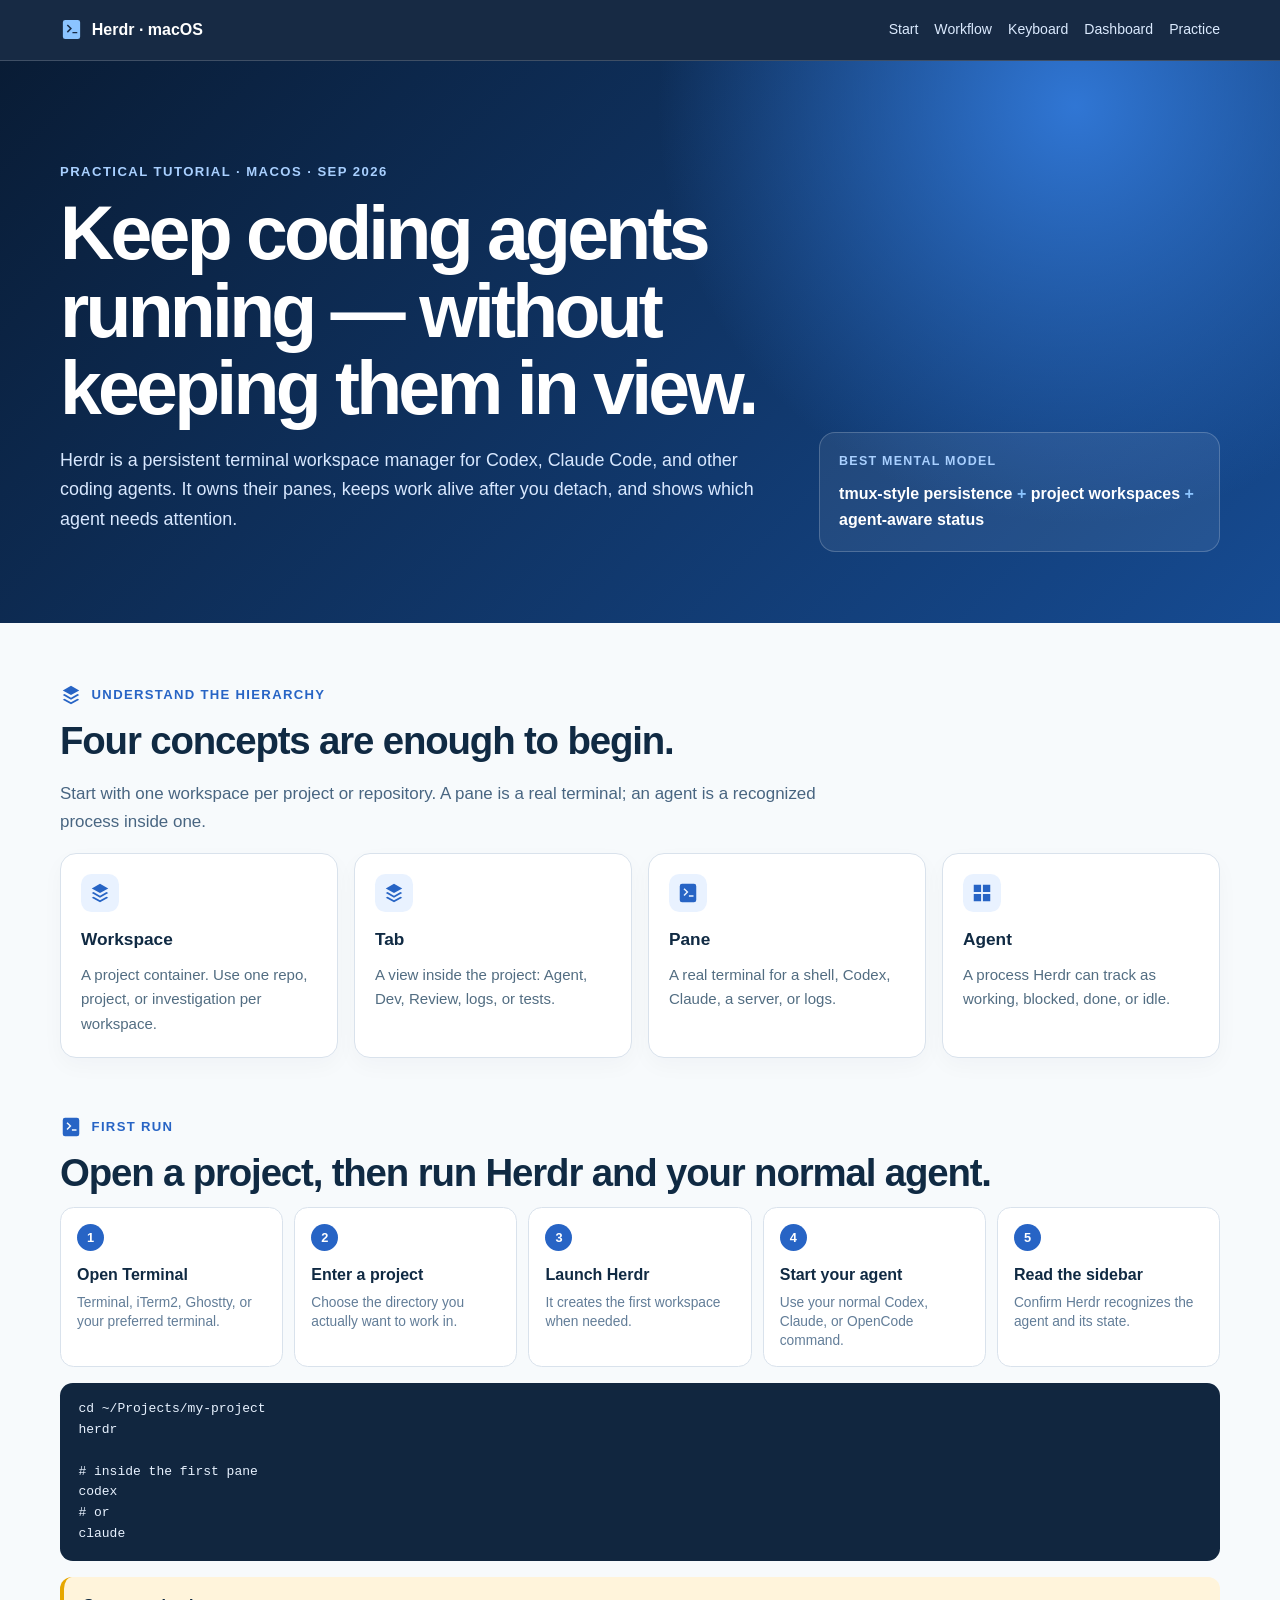
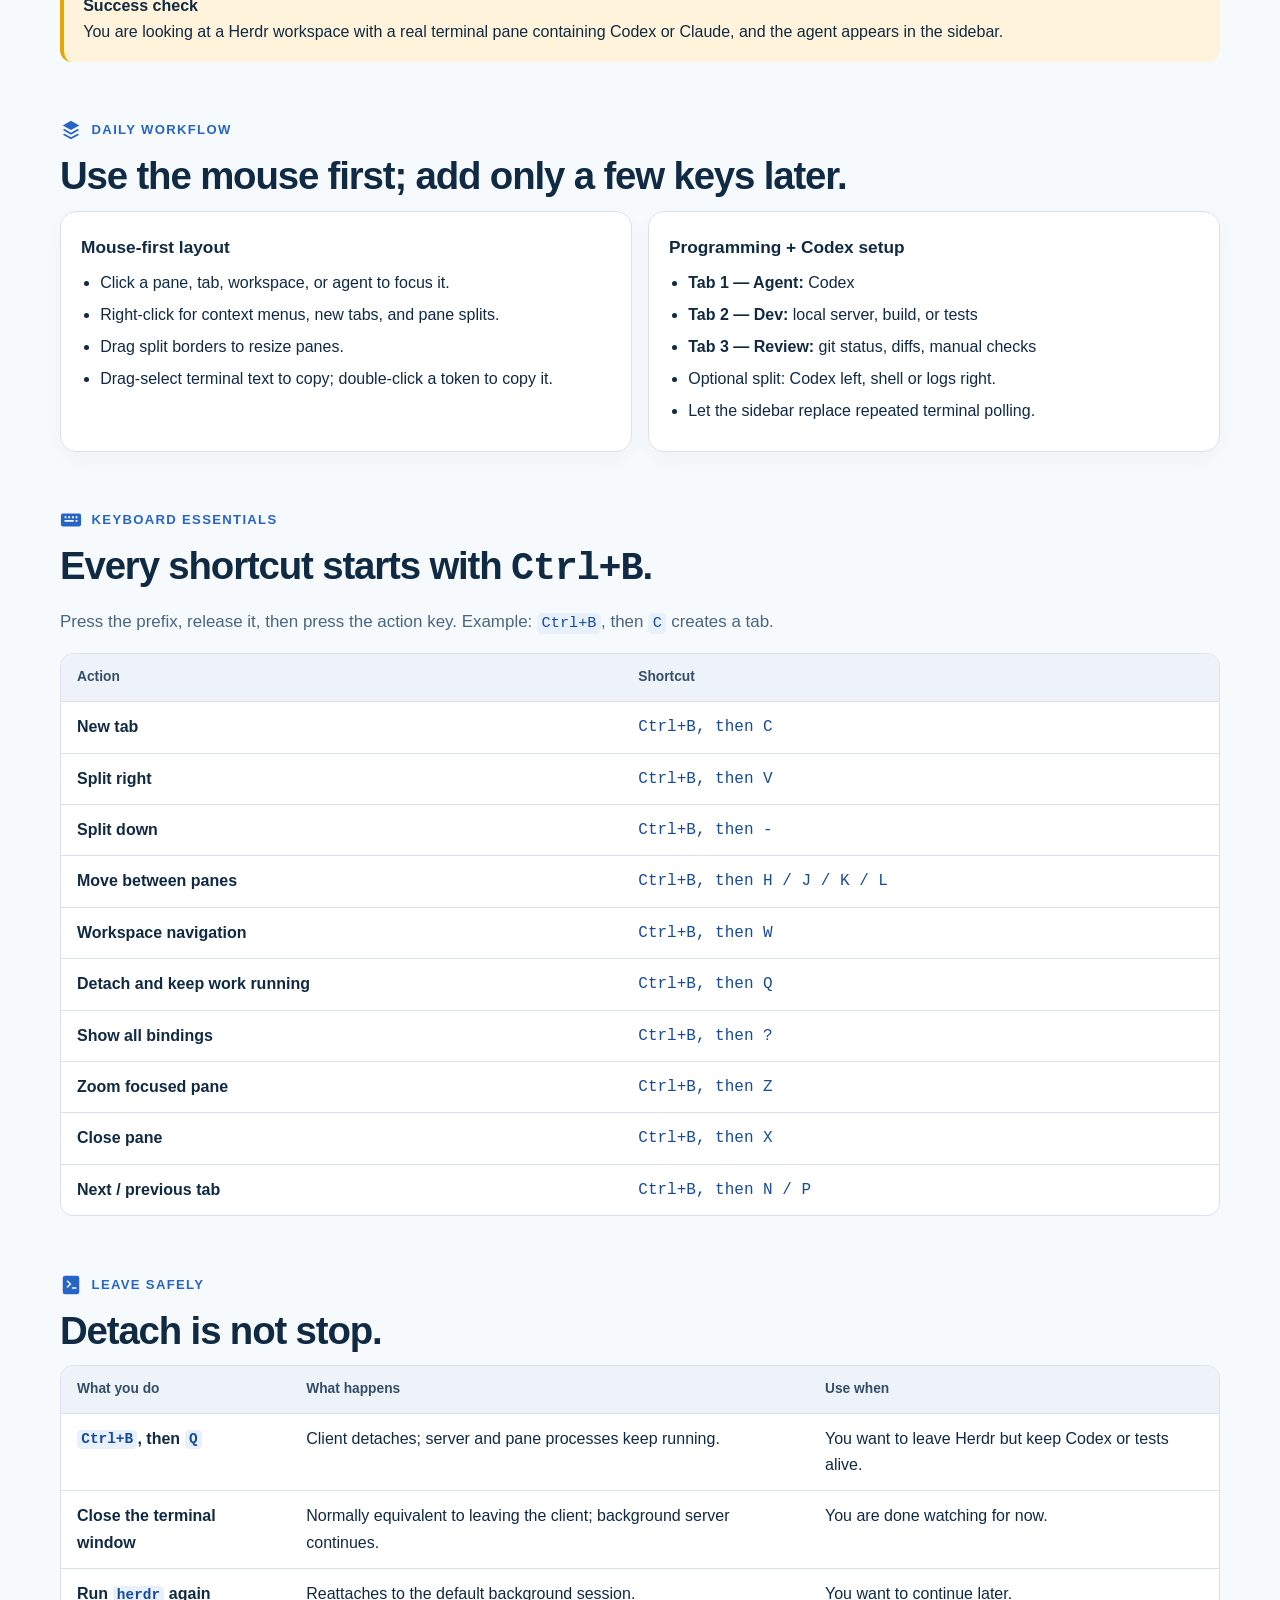
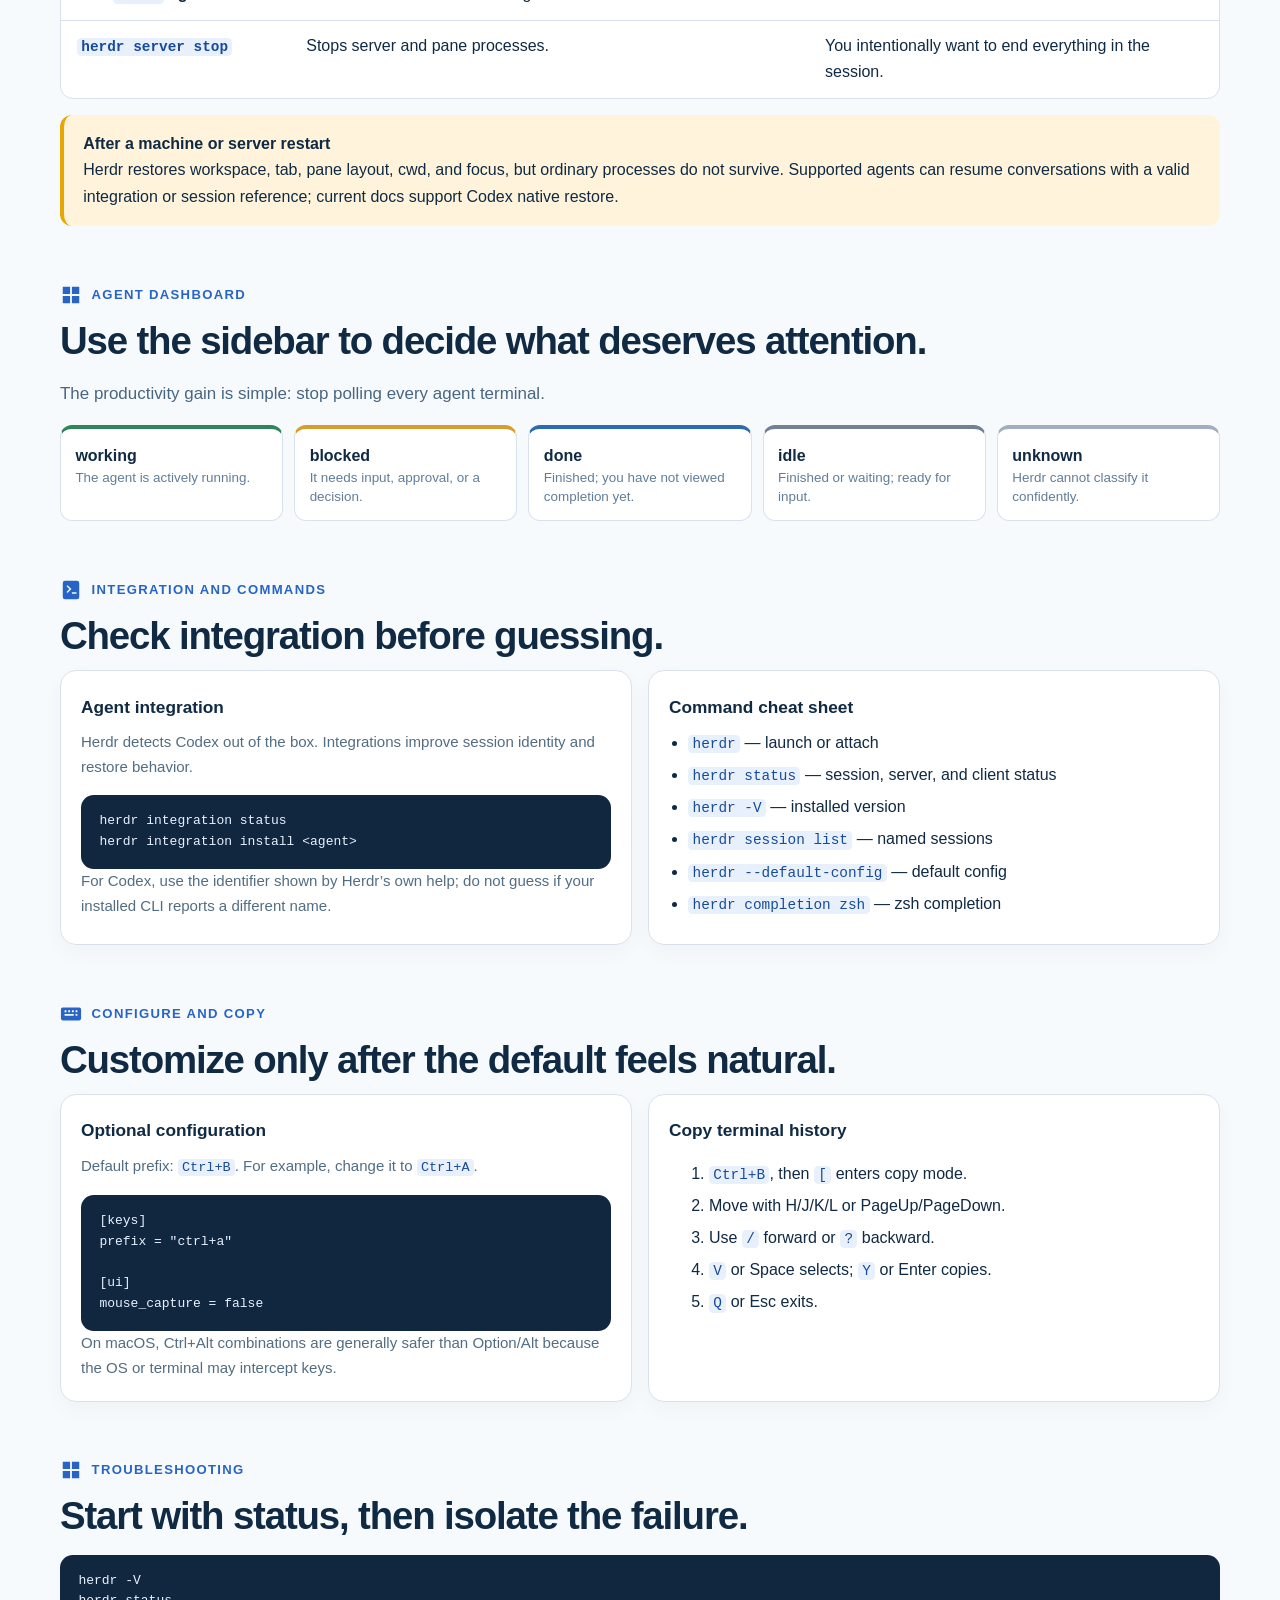
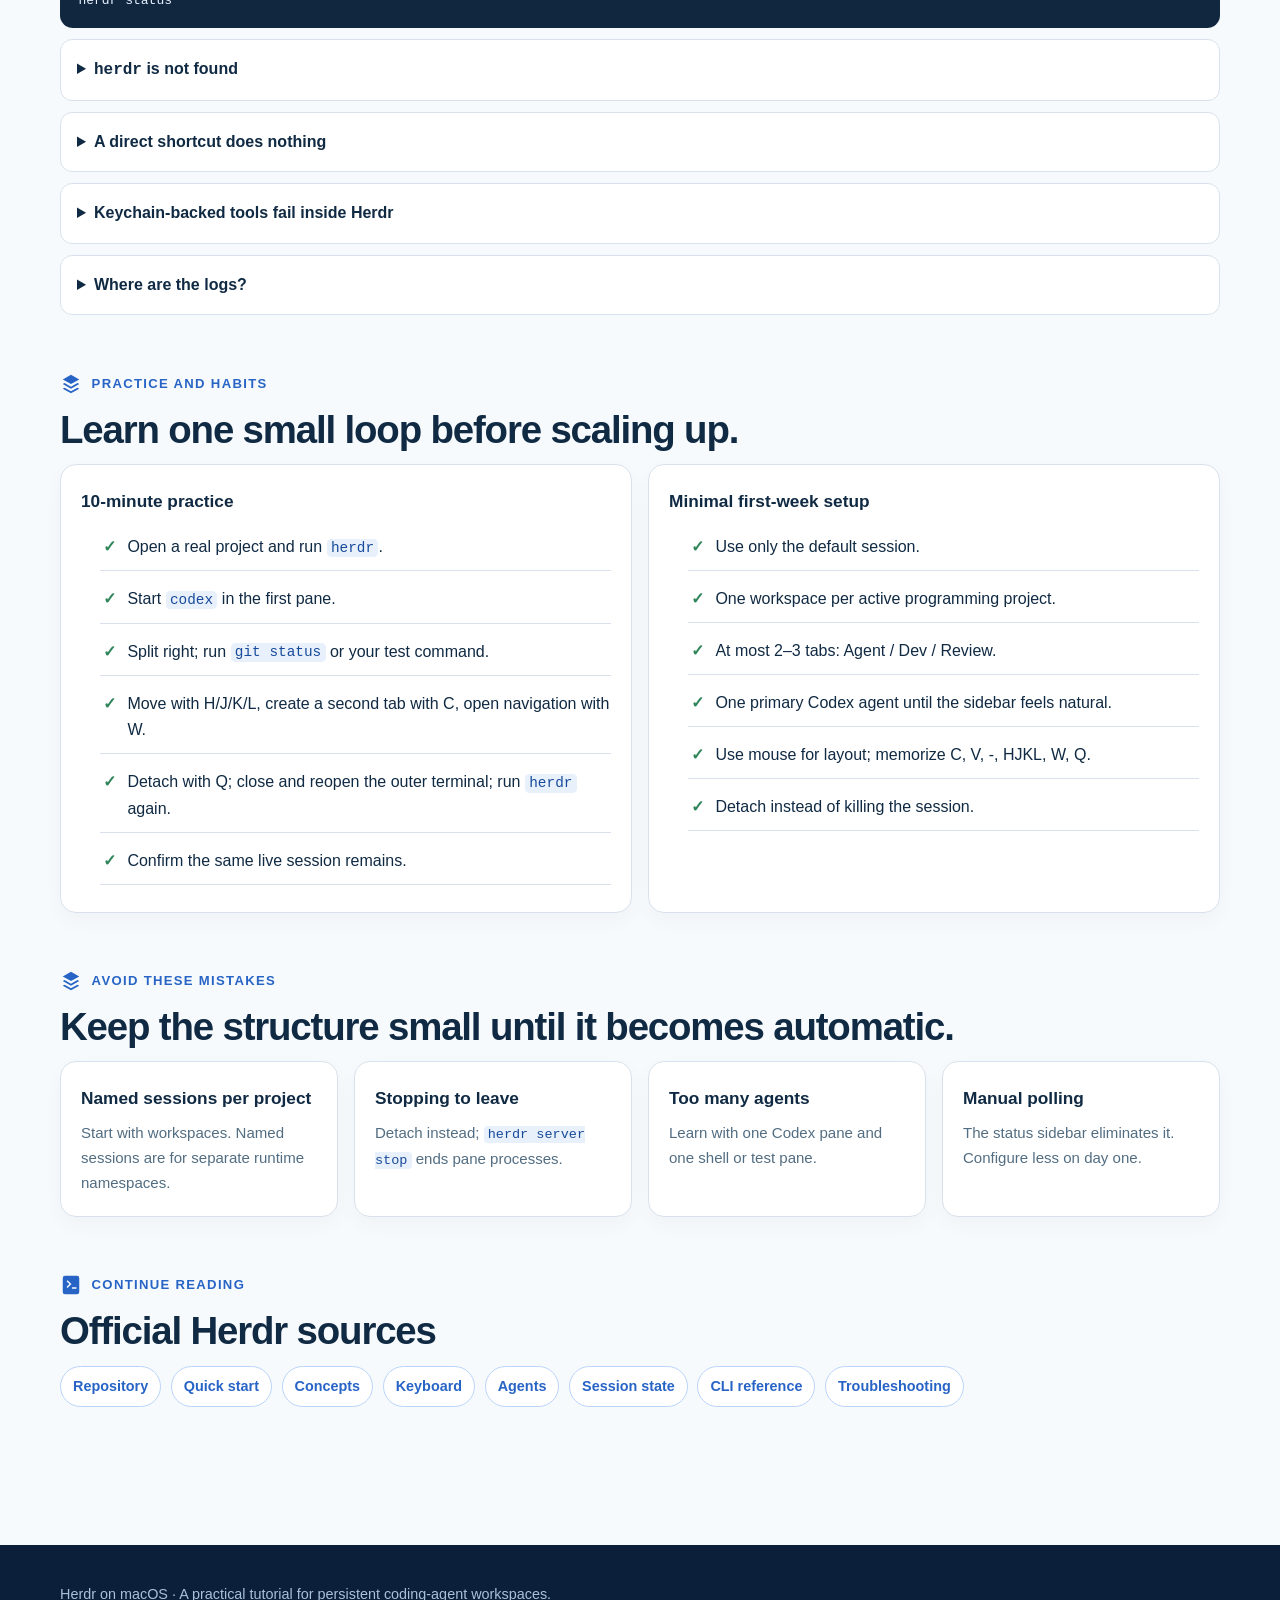
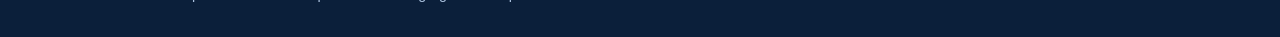
<file: DeepRoots/herdr-macos-tutorial/index.html>
<!doctype html>
<html lang="en">
<head>
  <meta charset="utf-8">
  <meta name="viewport" content="width=device-width, initial-scale=1">
  <meta name="description" content="A practical macOS tutorial for Herdr and coding agents.">
  <title>Herdr on macOS — Practical Tutorial</title>
  <style>
    :root{--navy:#0b1f3a;--blue:#2764c5;--ink:#102a43;--muted:#627d98;--line:#d9e2ec;--bg:#f7fafc;--card:#fff;--code:#11263f}*{box-sizing:border-box}html{scroll-behavior:smooth}body{margin:0;background:var(--bg);color:var(--ink);font:16px/1.65 ui-sans-serif,-apple-system,BlinkMacSystemFont,"Segoe UI",sans-serif}a{color:var(--blue)}.wrap{width:min(1160px,calc(100% - 2rem));margin:auto}.top{position:sticky;top:0;z-index:2;background:#0b1f3af2;color:#fff;border-bottom:1px solid #ffffff2c}.top .wrap{min-height:60px;display:flex;align-items:center;justify-content:space-between;gap:1rem}.brand{display:flex;align-items:center;gap:.55rem;font-weight:800}.brand svg{fill:#8bc4ff}.nav{display:flex;gap:1rem;white-space:nowrap}.nav a{color:#dbeafe;text-decoration:none;font-size:.88rem}.hero{color:#fff;background:radial-gradient(circle at 84% 8%,#3076d4 0,transparent 35%),linear-gradient(135deg,#091c35,#164b92);padding:5.4rem 0 4.4rem}.hero-grid{display:grid;grid-template-columns:1.45fr .8fr;gap:2rem;align-items:end}.eyebrow{color:#a9d0ff;text-transform:uppercase;font-size:.82rem;font-weight:800;letter-spacing:.11em}.hero h1{margin:.35rem 0;font-size:clamp(2.4rem,6vw,4.7rem);line-height:1.03;letter-spacing:-.05em}.lede{max-width:700px;color:#d8e8ff;font-size:1.12rem}.model{padding:1.1rem 1.2rem;border:1px solid #ffffff33;border-radius:1rem;background:#ffffff12}.model b{display:block;color:#a9d0ff;font-size:.78rem;text-transform:uppercase;letter-spacing:.1em}.trail{margin-top:.6rem;font-weight:750}.trail em{color:#8bc4ff;font-style:normal}main{padding:3rem 0 5rem}section{scroll-margin-top:75px;margin-bottom:3.6rem}.label{display:flex;align-items:center;gap:.6rem;color:var(--blue);font-size:.82rem;font-weight:800;text-transform:uppercase;letter-spacing:.1em}.label svg{fill:currentColor}h2{margin:.35rem 0 .75rem;font-size:clamp(1.7rem,3vw,2.55rem);line-height:1.15;letter-spacing:-.03em}.intro{max-width:780px;color:#486581;font-size:1.06rem}.grid{display:grid;gap:1rem}.cards{grid-template-columns:repeat(4,1fr)}.two{grid-template-columns:repeat(2,minmax(0,1fr))}.card{padding:1.25rem;border:1px solid var(--line);border-radius:1rem;background:var(--card);box-shadow:0 8px 22px #102a4308}.icon{display:grid;place-items:center;width:38px;height:38px;margin-bottom:.85rem;border-radius:.65rem;background:#e9f2ff;color:var(--blue)}.icon svg{fill:currentColor}.card h3{margin:.1rem 0 .55rem;font-size:1.08rem}.card p{margin:0;color:#526d82;font-size:.94rem}.card ul{margin:.4rem 0;padding-left:1.2rem}.card li{margin:.34rem 0}pre{overflow:auto;margin:1rem 0 0;padding:1rem 1.15rem;border-radius:.8rem;background:var(--code);color:#e8f2ff;font:13px/1.6 ui-monospace,SFMono-Regular,Menlo,monospace}code{font-family:ui-monospace,SFMono-Regular,Menlo,monospace}p code,li code,td code{padding:.08em .3em;border-radius:.3em;background:#e8f1fb;color:#174a9b;font-size:.9em}.steps{display:grid;grid-template-columns:repeat(5,1fr);gap:.7rem;counter-reset:step}.step{min-height:150px;padding:1rem;border:1px solid var(--line);border-radius:.85rem;background:#fff}.step:before{counter-increment:step;content:counter(step);display:grid;place-items:center;width:27px;height:27px;margin-bottom:.7rem;border-radius:50%;background:var(--blue);color:#fff;font-size:.8rem;font-weight:800}.step b{display:block}.step span{display:block;margin-top:.25rem;color:var(--muted);font-size:.86rem;line-height:1.4}.notice{padding:1rem 1.2rem;border-left:4px solid #e6a700;border-radius:.75rem;background:#fff4db}.notice b{display:block}table{width:100%;border-collapse:separate;border-spacing:0;overflow:hidden;border:1px solid var(--line);border-radius:.8rem;background:#fff}th,td{padding:.75rem 1rem;text-align:left;vertical-align:top;border-bottom:1px solid var(--line)}th{background:#edf3f8;color:#334e68;font-size:.86rem}tr:last-child td{border-bottom:0}td:first-child{font-weight:700}.shortcut td:last-child{font-family:ui-monospace,SFMono-Regular,Menlo,monospace;color:#174a9b}.state{display:grid;grid-template-columns:repeat(5,1fr);gap:.7rem}.state div{padding:.9rem;border:1px solid var(--line);border-top-width:4px;border-radius:.75rem;background:#fff}.state b{display:block}.state span{display:block;color:var(--muted);font-size:.84rem;line-height:1.35}.working{border-top-color:#2f855a!important}.blocked{border-top-color:#d69e2e!important}.done{border-top-color:#2b6cb0!important}.idle{border-top-color:#718096!important}.unknown{border-top-color:#a0aec0!important}details{margin:.7rem 0;border:1px solid var(--line);border-radius:.75rem;background:#fff}summary{padding:1rem;cursor:pointer;font-weight:750}details p{padding:0 1rem 1rem;margin:0}.check{list-style:none;padding:0;margin:0}.check li{padding:.6rem 0 .6rem 1.7rem;border-bottom:1px solid var(--line);position:relative}.check li:before{content:"✓";position:absolute;left:.2rem;color:#2f855a;font-weight:900}.sources{display:flex;flex-wrap:wrap;gap:.6rem}.sources a{padding:.5rem .75rem;border:1px solid #b9d4fb;border-radius:999px;background:#fff;text-decoration:none;font-size:.9rem;font-weight:700}footer{padding:2.4rem 0;background:var(--navy);color:#a9c0dd;font-size:.9rem}@media(max-width:850px){.hero-grid,.cards,.two,.steps,.state{grid-template-columns:repeat(2,minmax(0,1fr))}}@media(max-width:580px){body{font-size:15px}.wrap{width:min(100% - 1.25rem,1160px)}.nav{display:none}.hero{padding:4rem 0 3rem}.hero-grid,.cards,.two,.steps,.state{grid-template-columns:1fr}.table{overflow:auto}.table table{min-width:600px}}
  </style>
</head>
<body>
  <svg aria-hidden="true" width="0" height="0" style="position:absolute"><symbol id="t" viewBox="0 0 24 24"><path d="M3 4.5A2.5 2.5 0 0 1 5.5 2h13A2.5 2.5 0 0 1 21 4.5v15a2.5 2.5 0 0 1-2.5 2.5h-13A2.5 2.5 0 0 1 3 19.5zm4.1 3.3L10.3 11l-3.2 3.2 1.1 1.1L12.5 11 8.2 6.7zM13 16h5v-1.5h-5z"/></symbol><symbol id="l" viewBox="0 0 24 24"><path d="m12 2 9 5-9 5-9-5zm-7 9 7 3.9 7-3.9 2 1.1-9 5-9-5zm0 5 7 3.9 7-3.9 2 1.1-9 5-9-5z"/></symbol><symbol id="k" viewBox="0 0 24 24"><path d="M3 5a2 2 0 0 0-2 2v10a2 2 0 0 0 2 2h18a2 2 0 0 0 2-2V7a2 2 0 0 0-2-2zm2 3h2v2H5zm4 0h2v2H9zm4 0h2v2h-2zm4 0h2v2h-2zM5 12h10v2H5zm12 0h2v2h-2z"/></symbol><symbol id="s" viewBox="0 0 24 24"><path d="M3 3h8v8H3zm10 0h8v8h-8zM3 13h8v8H3zm10 0h8v8h-8z"/></symbol></svg>
  <div class="top"><div class="wrap"><div class="brand"><svg width="23" height="23"><use href="#t"/></svg>Herdr · macOS</div><nav class="nav"><a href="#start">Start</a><a href="#workflow">Workflow</a><a href="#keys">Keyboard</a><a href="#dashboard">Dashboard</a><a href="#practice">Practice</a></nav></div></div>
  <header class="hero"><div class="wrap hero-grid"><div><p class="eyebrow">Practical tutorial · macOS · Sep 2026</p><h1>Keep coding agents running — without keeping them in view.</h1><p class="lede">Herdr is a persistent terminal workspace manager for Codex, Claude Code, and other coding agents. It owns their panes, keeps work alive after you detach, and shows which agent needs attention.</p></div><aside class="model"><b>Best mental model</b><div class="trail">tmux-style persistence <em>+</em> project workspaces <em>+</em> agent-aware status</div></aside></div></header>
  <main class="wrap">
    <section id="start"><p class="label"><svg width="22" height="22"><use href="#l"/></svg>Understand the hierarchy</p><h2>Four concepts are enough to begin.</h2><p class="intro">Start with one workspace per project or repository. A pane is a real terminal; an agent is a recognized process inside one.</p><div class="grid cards"><article class="card"><div class="icon"><svg width="22" height="22"><use href="#l"/></svg></div><h3>Workspace</h3><p>A project container. Use one repo, project, or investigation per workspace.</p></article><article class="card"><div class="icon"><svg width="22" height="22"><use href="#l"/></svg></div><h3>Tab</h3><p>A view inside the project: Agent, Dev, Review, logs, or tests.</p></article><article class="card"><div class="icon"><svg width="22" height="22"><use href="#t"/></svg></div><h3>Pane</h3><p>A real terminal for a shell, Codex, Claude, a server, or logs.</p></article><article class="card"><div class="icon"><svg width="22" height="22"><use href="#s"/></svg></div><h3>Agent</h3><p>A process Herdr can track as working, blocked, done, or idle.</p></article></div></section>
    <section><p class="label"><svg width="22" height="22"><use href="#t"/></svg>First run</p><h2>Open a project, then run Herdr and your normal agent.</h2><div class="steps"><div class="step"><b>Open Terminal</b><span>Terminal, iTerm2, Ghostty, or your preferred terminal.</span></div><div class="step"><b>Enter a project</b><span>Choose the directory you actually want to work in.</span></div><div class="step"><b>Launch Herdr</b><span>It creates the first workspace when needed.</span></div><div class="step"><b>Start your agent</b><span>Use your normal Codex, Claude, or OpenCode command.</span></div><div class="step"><b>Read the sidebar</b><span>Confirm Herdr recognizes the agent and its state.</span></div></div><pre>cd ~/Projects/my-project&#10;herdr&#10;&#10;# inside the first pane&#10;codex&#10;# or&#10;claude</pre><p class="notice"><b>Success check</b>You are looking at a Herdr workspace with a real terminal pane containing Codex or Claude, and the agent appears in the sidebar.</p></section>
    <section id="workflow"><p class="label"><svg width="22" height="22"><use href="#l"/></svg>Daily workflow</p><h2>Use the mouse first; add only a few keys later.</h2><div class="grid two"><article class="card"><h3>Mouse-first layout</h3><ul><li>Click a pane, tab, workspace, or agent to focus it.</li><li>Right-click for context menus, new tabs, and pane splits.</li><li>Drag split borders to resize panes.</li><li>Drag-select terminal text to copy; double-click a token to copy it.</li></ul></article><article class="card"><h3>Programming + Codex setup</h3><ul><li><b>Tab 1 — Agent:</b> Codex</li><li><b>Tab 2 — Dev:</b> local server, build, or tests</li><li><b>Tab 3 — Review:</b> git status, diffs, manual checks</li><li>Optional split: Codex left, shell or logs right.</li><li>Let the sidebar replace repeated terminal polling.</li></ul></article></div></section>
    <section id="keys"><p class="label"><svg width="22" height="22"><use href="#k"/></svg>Keyboard essentials</p><h2>Every shortcut starts with <code>Ctrl+B</code>.</h2><p class="intro">Press the prefix, release it, then press the action key. Example: <code>Ctrl+B</code>, then <code>C</code> creates a tab.</p><div class="table"><table class="shortcut"><thead><tr><th>Action</th><th>Shortcut</th></tr></thead><tbody><tr><td>New tab</td><td>Ctrl+B, then C</td></tr><tr><td>Split right</td><td>Ctrl+B, then V</td></tr><tr><td>Split down</td><td>Ctrl+B, then -</td></tr><tr><td>Move between panes</td><td>Ctrl+B, then H / J / K / L</td></tr><tr><td>Workspace navigation</td><td>Ctrl+B, then W</td></tr><tr><td>Detach and keep work running</td><td>Ctrl+B, then Q</td></tr><tr><td>Show all bindings</td><td>Ctrl+B, then ?</td></tr><tr><td>Zoom focused pane</td><td>Ctrl+B, then Z</td></tr><tr><td>Close pane</td><td>Ctrl+B, then X</td></tr><tr><td>Next / previous tab</td><td>Ctrl+B, then N / P</td></tr></tbody></table></div></section>
    <section><p class="label"><svg width="22" height="22"><use href="#t"/></svg>Leave safely</p><h2>Detach is not stop.</h2><div class="table"><table><thead><tr><th>What you do</th><th>What happens</th><th>Use when</th></tr></thead><tbody><tr><td><code>Ctrl+B</code>, then <code>Q</code></td><td>Client detaches; server and pane processes keep running.</td><td>You want to leave Herdr but keep Codex or tests alive.</td></tr><tr><td>Close the terminal window</td><td>Normally equivalent to leaving the client; background server continues.</td><td>You are done watching for now.</td></tr><tr><td>Run <code>herdr</code> again</td><td>Reattaches to the default background session.</td><td>You want to continue later.</td></tr><tr><td><code>herdr server stop</code></td><td>Stops server and pane processes.</td><td>You intentionally want to end everything in the session.</td></tr></tbody></table></div><p class="notice"><b>After a machine or server restart</b>Herdr restores workspace, tab, pane layout, cwd, and focus, but ordinary processes do not survive. Supported agents can resume conversations with a valid integration or session reference; current docs support Codex native restore.</p></section>
    <section id="dashboard"><p class="label"><svg width="22" height="22"><use href="#s"/></svg>Agent dashboard</p><h2>Use the sidebar to decide what deserves attention.</h2><p class="intro">The productivity gain is simple: stop polling every agent terminal.</p><div class="state"><div class="working"><b>working</b><span>The agent is actively running.</span></div><div class="blocked"><b>blocked</b><span>It needs input, approval, or a decision.</span></div><div class="done"><b>done</b><span>Finished; you have not viewed completion yet.</span></div><div class="idle"><b>idle</b><span>Finished or waiting; ready for input.</span></div><div class="unknown"><b>unknown</b><span>Herdr cannot classify it confidently.</span></div></div></section>
    <section><p class="label"><svg width="22" height="22"><use href="#t"/></svg>Integration and commands</p><h2>Check integration before guessing.</h2><div class="grid two"><article class="card"><h3>Agent integration</h3><p>Herdr detects Codex out of the box. Integrations improve session identity and restore behavior.</p><pre>herdr integration status&#10;herdr integration install &lt;agent&gt;</pre><p>For Codex, use the identifier shown by Herdr’s own help; do not guess if your installed CLI reports a different name.</p></article><article class="card"><h3>Command cheat sheet</h3><ul><li><code>herdr</code> — launch or attach</li><li><code>herdr status</code> — session, server, and client status</li><li><code>herdr -V</code> — installed version</li><li><code>herdr session list</code> — named sessions</li><li><code>herdr --default-config</code> — default config</li><li><code>herdr completion zsh</code> — zsh completion</li></ul></article></div></section>
    <section><p class="label"><svg width="22" height="22"><use href="#k"/></svg>Configure and copy</p><h2>Customize only after the default feels natural.</h2><div class="grid two"><article class="card"><h3>Optional configuration</h3><p>Default prefix: <code>Ctrl+B</code>. For example, change it to <code>Ctrl+A</code>.</p><pre>[keys]&#10;prefix = "ctrl+a"&#10;&#10;[ui]&#10;mouse_capture = false</pre><p>On macOS, Ctrl+Alt combinations are generally safer than Option/Alt because the OS or terminal may intercept keys.</p></article><article class="card"><h3>Copy terminal history</h3><ol><li><code>Ctrl+B</code>, then <code>[</code> enters copy mode.</li><li>Move with H/J/K/L or PageUp/PageDown.</li><li>Use <code>/</code> forward or <code>?</code> backward.</li><li><code>V</code> or Space selects; <code>Y</code> or Enter copies.</li><li><code>Q</code> or Esc exits.</li></ol></article></div></section>
    <section><p class="label"><svg width="22" height="22"><use href="#s"/></svg>Troubleshooting</p><h2>Start with status, then isolate the failure.</h2><pre>herdr -V&#10;herdr status</pre><details><summary><code>herdr</code> is not found</summary><p>Restart Terminal so PATH reloads, then confirm the install location is on PATH.</p></details><details><summary>A direct shortcut does nothing</summary><p>macOS or the outer terminal may have consumed it before Herdr received it.</p></details><details><summary>Keychain-backed tools fail inside Herdr</summary><p>Run <code>launchctl managername</code>. If it prints <code>Background</code>, stop the server and restart from a normal GUI terminal. Stopping the server exits panes.</p></details><details><summary>Where are the logs?</summary><p><code>~/.config/herdr/herdr.log</code>, <code>herdr-client.log</code>, and <code>herdr-server.log</code>.</p></details></section>
    <section id="practice"><p class="label"><svg width="22" height="22"><use href="#l"/></svg>Practice and habits</p><h2>Learn one small loop before scaling up.</h2><div class="grid two"><article class="card"><h3>10-minute practice</h3><ul class="check"><li>Open a real project and run <code>herdr</code>.</li><li>Start <code>codex</code> in the first pane.</li><li>Split right; run <code>git status</code> or your test command.</li><li>Move with H/J/K/L, create a second tab with C, open navigation with W.</li><li>Detach with Q; close and reopen the outer terminal; run <code>herdr</code> again.</li><li>Confirm the same live session remains.</li></ul></article><article class="card"><h3>Minimal first-week setup</h3><ul class="check"><li>Use only the default session.</li><li>One workspace per active programming project.</li><li>At most 2–3 tabs: Agent / Dev / Review.</li><li>One primary Codex agent until the sidebar feels natural.</li><li>Use mouse for layout; memorize C, V, -, HJKL, W, Q.</li><li>Detach instead of killing the session.</li></ul></article></div></section>
    <section><p class="label"><svg width="22" height="22"><use href="#l"/></svg>Avoid these mistakes</p><h2>Keep the structure small until it becomes automatic.</h2><div class="grid cards"><article class="card"><h3>Named sessions per project</h3><p>Start with workspaces. Named sessions are for separate runtime namespaces.</p></article><article class="card"><h3>Stopping to leave</h3><p>Detach instead; <code>herdr server stop</code> ends pane processes.</p></article><article class="card"><h3>Too many agents</h3><p>Learn with one Codex pane and one shell or test pane.</p></article><article class="card"><h3>Manual polling</h3><p>The status sidebar eliminates it. Configure less on day one.</p></article></div></section>
    <section><p class="label"><svg width="22" height="22"><use href="#t"/></svg>Continue reading</p><h2>Official Herdr sources</h2><div class="sources"><a href="https://github.com/herdrdev/herdr">Repository</a><a href="https://herdr.dev/docs/quick-start/">Quick start</a><a href="https://herdr.dev/docs/concepts/">Concepts</a><a href="https://herdr.dev/docs/keyboard/">Keyboard</a><a href="https://herdr.dev/docs/agents/">Agents</a><a href="https://herdr.dev/docs/session-state/">Session state</a><a href="https://herdr.dev/docs/cli-reference/">CLI reference</a><a href="https://herdr.dev/docs/troubleshooting/">Troubleshooting</a></div></section>
  </main>
  <footer><div class="wrap">Herdr on macOS · A practical tutorial for persistent coding-agent workspaces.</div></footer>
</body>
</html>
</file>
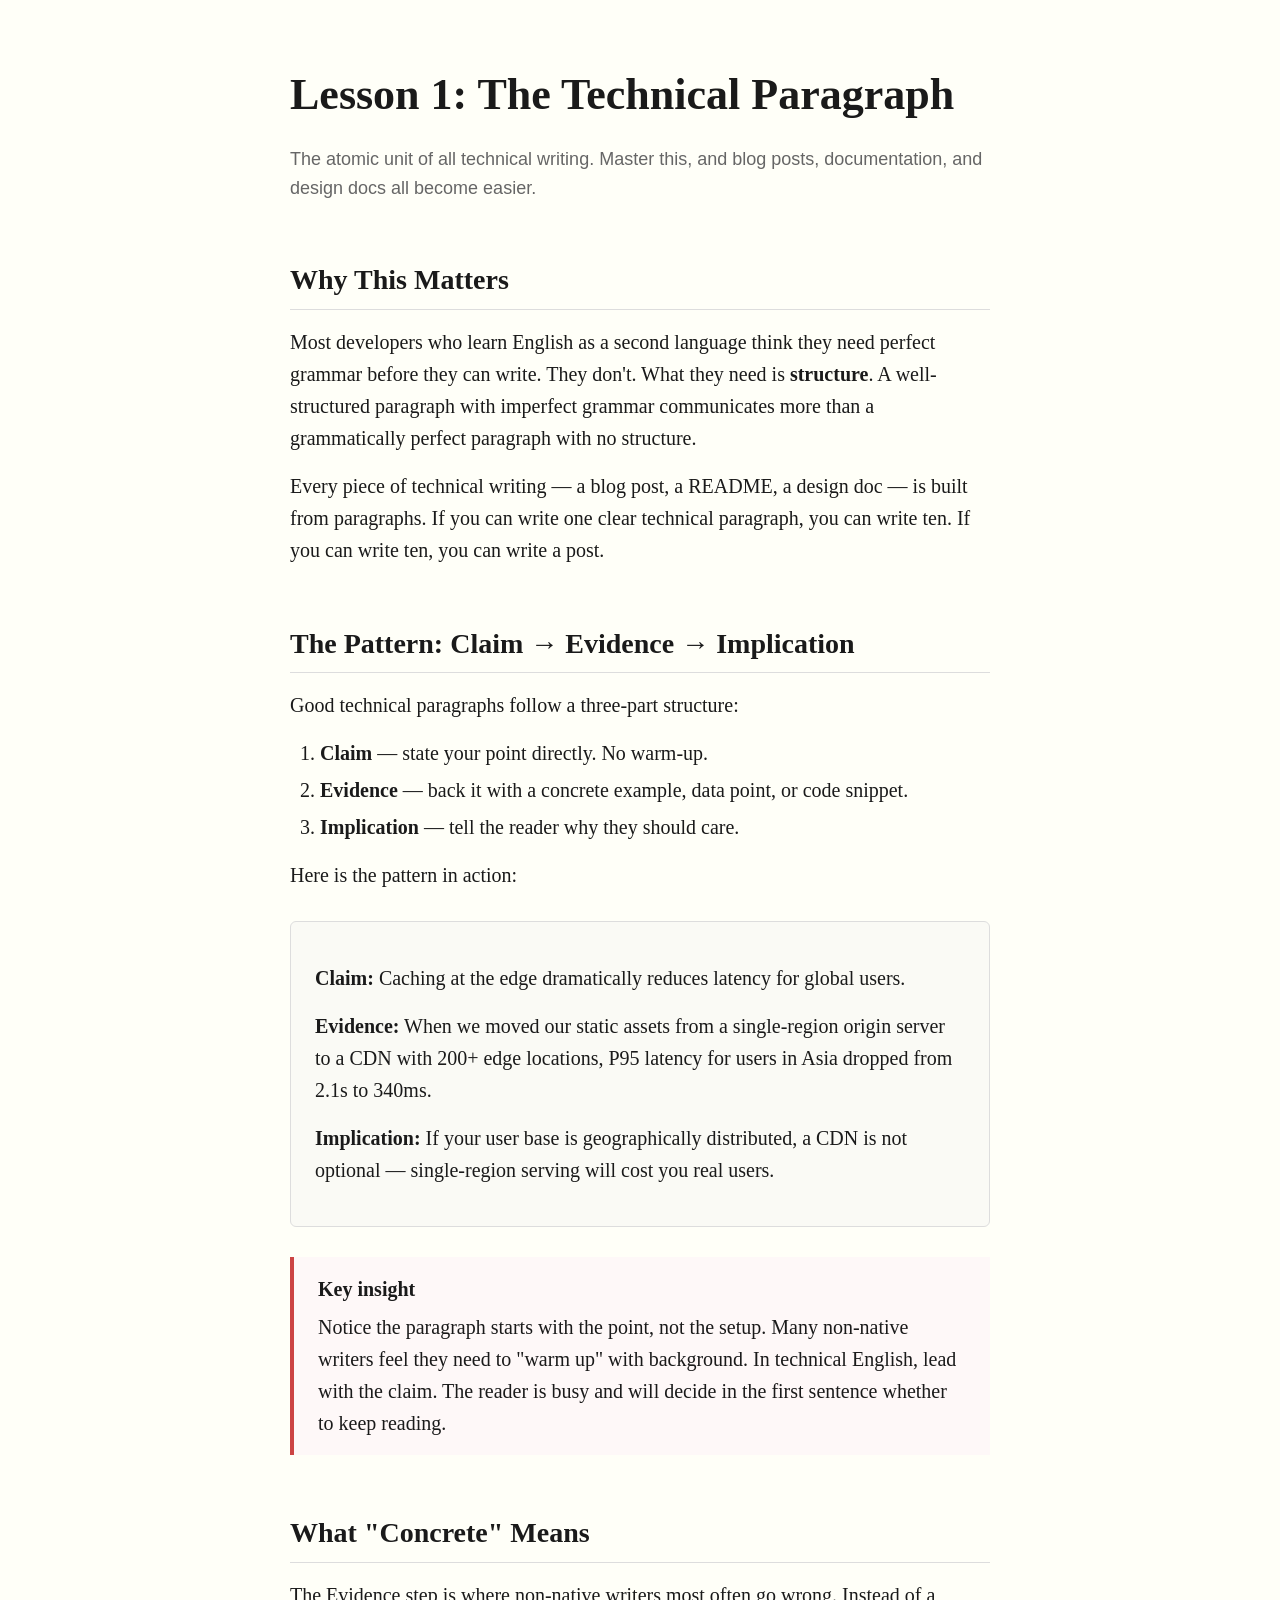
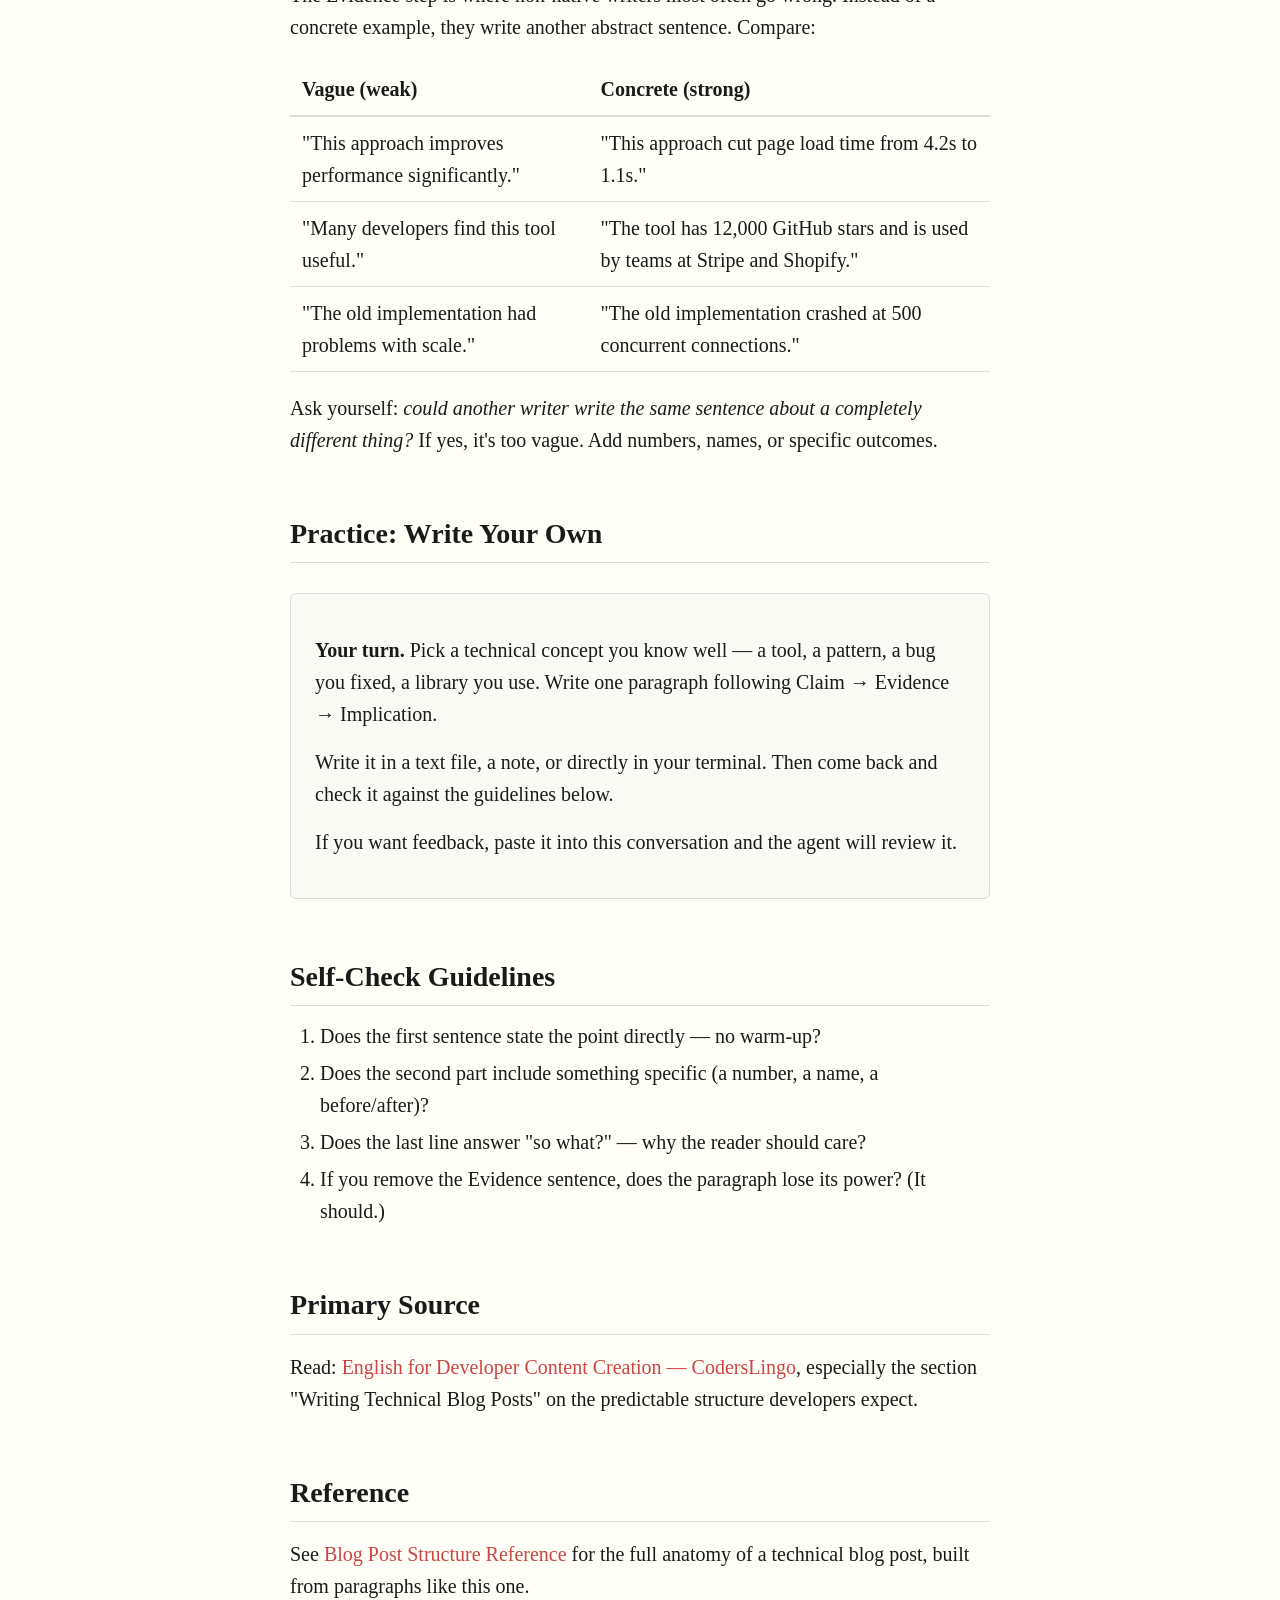
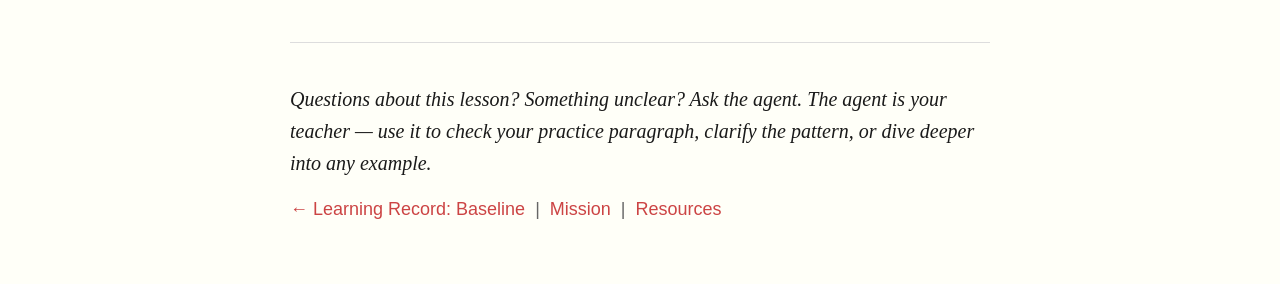
<file: learning-english/lessons/0001-the-technical-paragraph.html>
<!DOCTYPE html>
<html lang="en">
<head>
<meta charset="UTF-8">
<meta name="viewport" content="width=device-width, initial-scale=1.0">
<title>Lesson 1: The Technical Paragraph</title>
<link rel="stylesheet" href="../assets/style.css">
</head>
<body>

<h1>Lesson 1: The Technical Paragraph</h1>
<p class="lead">The atomic unit of all technical writing. Master this, and blog posts, documentation, and design docs all become easier.</p>

<h2>Why This Matters</h2>
<p>
Most developers who learn English as a second language think they need perfect grammar before they can write. They don't. What they need is <strong>structure</strong>. A well-structured paragraph with imperfect grammar communicates more than a grammatically perfect paragraph with no structure.
</p>
<p>
Every piece of technical writing — a blog post, a README, a design doc — is built from paragraphs. If you can write one clear technical paragraph, you can write ten. If you can write ten, you can write a post.
</p>

<h2>The Pattern: Claim → Evidence → Implication</h2>
<p>
Good technical paragraphs follow a three-part structure:
</p>

<ol>
  <li><strong>Claim</strong> — state your point directly. No warm-up.</li>
  <li><strong>Evidence</strong> — back it with a concrete example, data point, or code snippet.</li>
  <li><strong>Implication</strong> — tell the reader why they should care.</li>
</ol>

<p>Here is the pattern in action:</p>

<div class="practice-box">
  <p><strong>Claim:</strong> Caching at the edge dramatically reduces latency for global users.</p>
  <p><strong>Evidence:</strong> When we moved our static assets from a single-region origin server to a CDN with 200+ edge locations, P95 latency for users in Asia dropped from 2.1s to 340ms.</p>
  <p><strong>Implication:</strong> If your user base is geographically distributed, a CDN is not optional — single-region serving will cost you real users.</p>
</div>

<div class="callout">
  <strong>Key insight</strong>
  Notice the paragraph starts with the point, not the setup. Many non-native writers feel they need to "warm up" with background. In technical English, lead with the claim. The reader is busy and will decide in the first sentence whether to keep reading.
</div>

<h2>What "Concrete" Means</h2>
<p>
The Evidence step is where non-native writers most often go wrong. Instead of a concrete example, they write another abstract sentence. Compare:
</p>

<table>
  <tr><th>Vague (weak)</th><th>Concrete (strong)</th></tr>
  <tr>
    <td>"This approach improves performance significantly."</td>
    <td>"This approach cut page load time from 4.2s to 1.1s."</td>
  </tr>
  <tr>
    <td>"Many developers find this tool useful."</td>
    <td>"The tool has 12,000 GitHub stars and is used by teams at Stripe and Shopify."</td>
  </tr>
  <tr>
    <td>"The old implementation had problems with scale."</td>
    <td>"The old implementation crashed at 500 concurrent connections."</td>
  </tr>
</table>

<p>
Ask yourself: <em>could another writer write the same sentence about a completely different thing?</em> If yes, it's too vague. Add numbers, names, or specific outcomes.
</p>

<h2>Practice: Write Your Own</h2>

<div class="practice-box">
  <p><strong>Your turn.</strong> Pick a technical concept you know well — a tool, a pattern, a bug you fixed, a library you use. Write one paragraph following Claim → Evidence → Implication.</p>
  <p>Write it in a text file, a note, or directly in your terminal. Then come back and check it against the guidelines below.</p>
  <p>If you want feedback, paste it into this conversation and the agent will review it.</p>
</div>

<h2>Self-Check Guidelines</h2>

<ol>
  <li>Does the first sentence state the point directly — no warm-up?</li>
  <li>Does the second part include something specific (a number, a name, a before/after)?</li>
  <li>Does the last line answer "so what?" — why the reader should care?</li>
  <li>If you remove the Evidence sentence, does the paragraph lose its power? (It should.)</li>
</ol>

<h2>Primary Source</h2>
<p>Read: <a href="https://coderslingo.com/blog/english-for-developer-content-creation/">English for Developer Content Creation — CodersLingo</a>, especially the section "Writing Technical Blog Posts" on the predictable structure developers expect.</p>

<h2>Reference</h2>
<p>See <a href="../reference/blog-post-structure.html">Blog Post Structure Reference</a> for the full anatomy of a technical blog post, built from paragraphs like this one.</p>

<hr>

<p><em>Questions about this lesson? Something unclear? Ask the agent. The agent is your teacher — use it to check your practice paragraph, clarify the pattern, or dive deeper into any example.</em></p>

<p class="lead">
  <a href="../learning-records/0001-baseline.md">← Learning Record: Baseline</a> &nbsp;|&nbsp;
  <a href="../MISSION.md">Mission</a> &nbsp;|&nbsp;
  <a href="../RESOURCES.md">Resources</a>
</p>

</body>
</html>
</file>
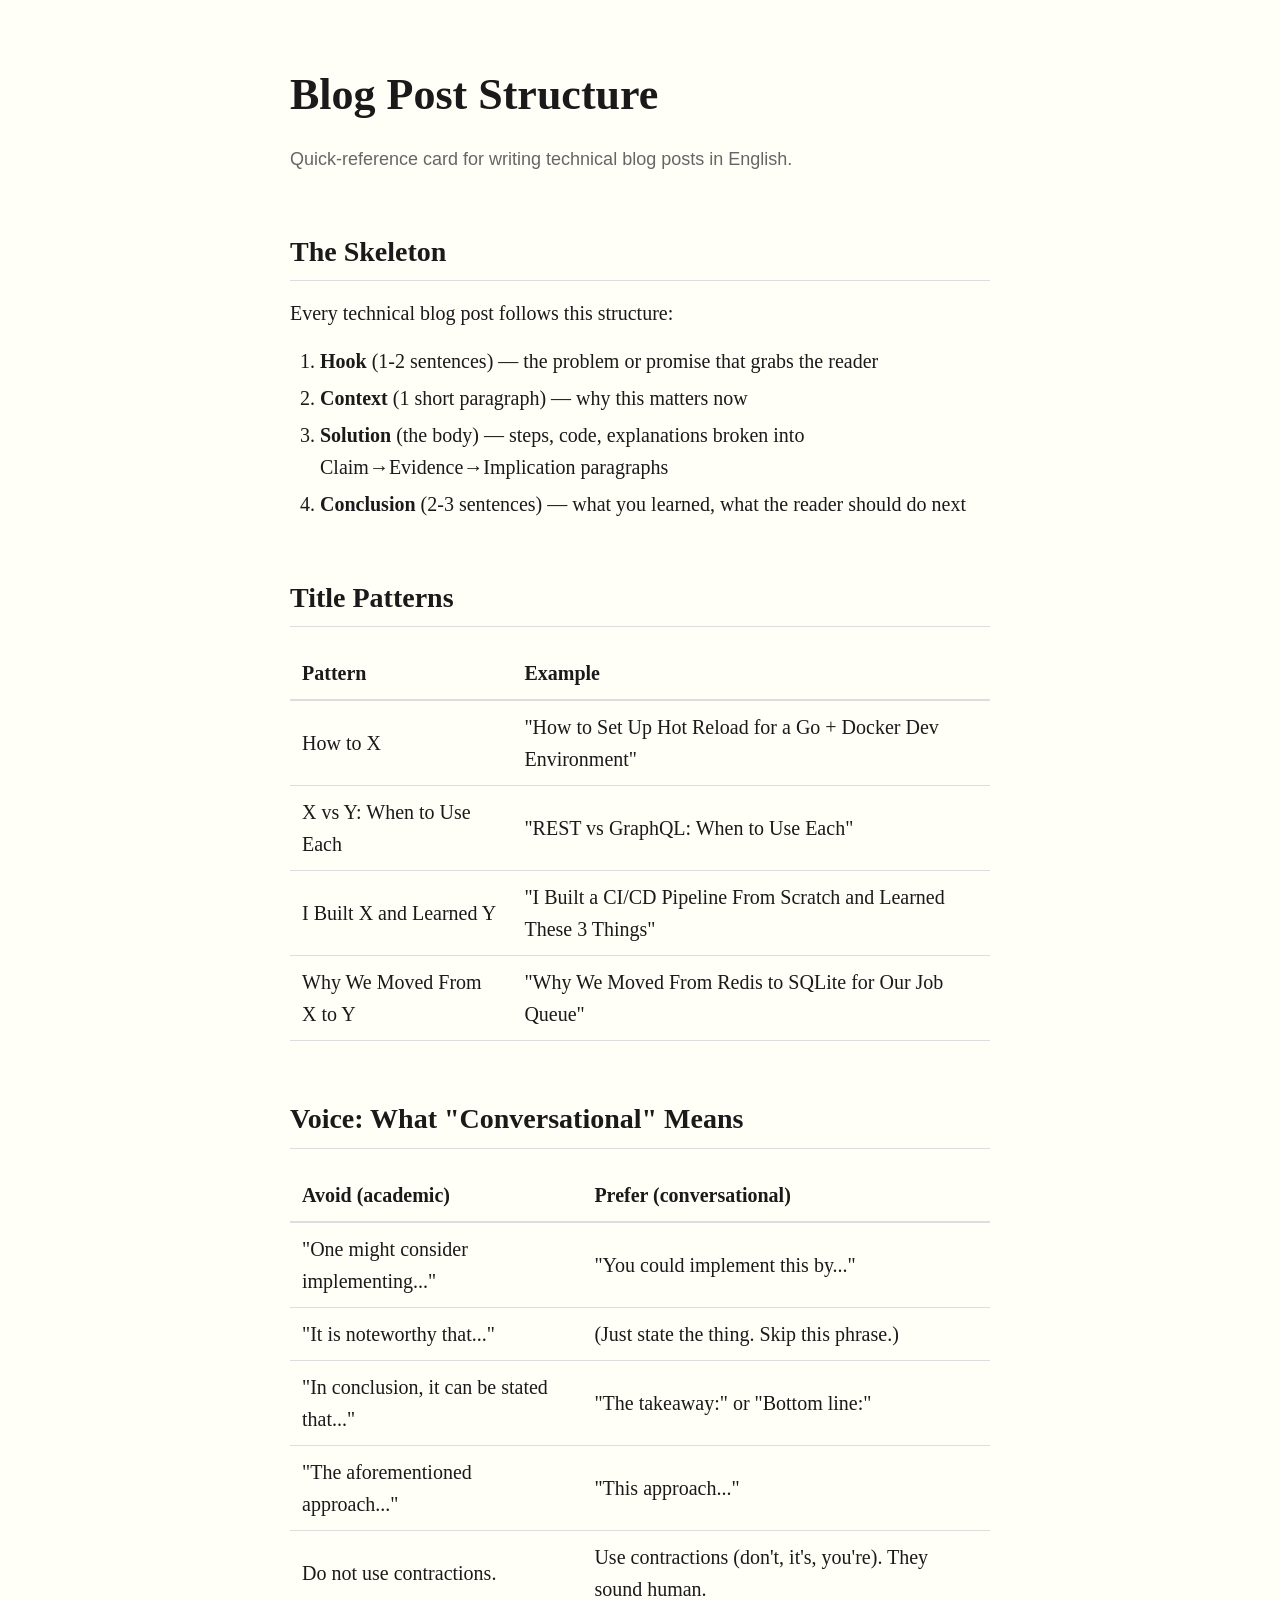
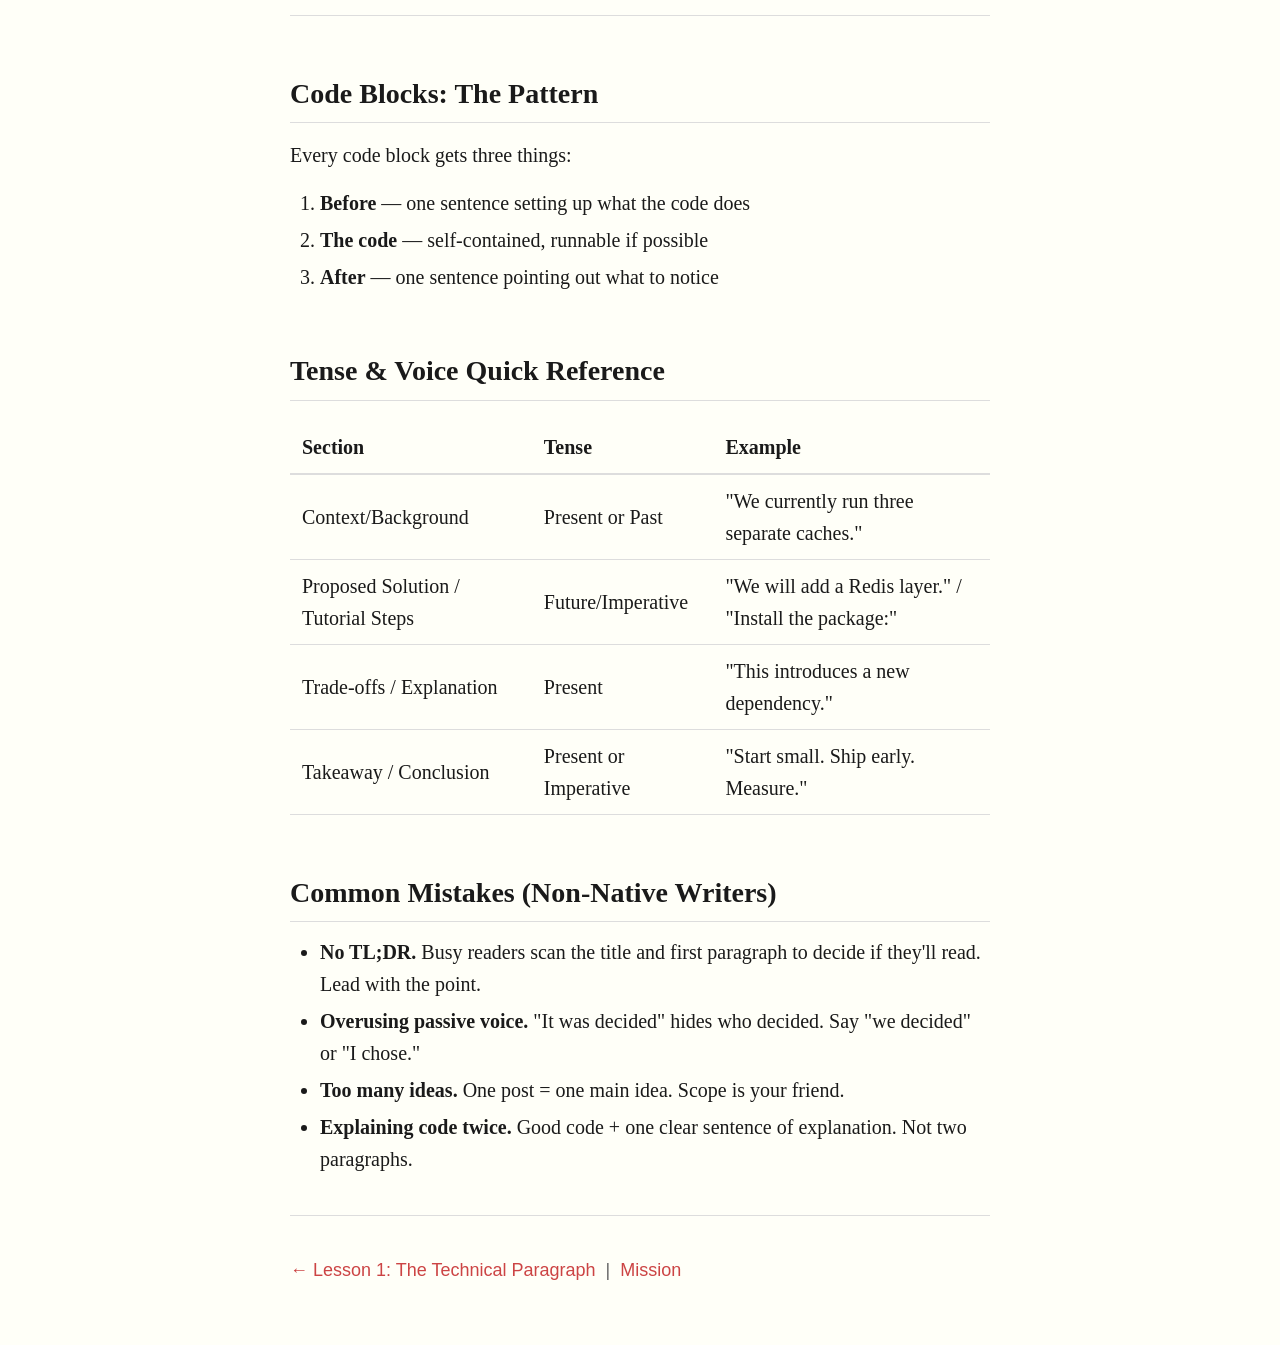
<file: learning-english/reference/blog-post-structure.html>
<!DOCTYPE html>
<html lang="en">
<head>
<meta charset="UTF-8">
<meta name="viewport" content="width=device-width, initial-scale=1.0">
<title>Reference: Blog Post Structure</title>
<link rel="stylesheet" href="../assets/style.css">
</head>
<body>

<h1>Blog Post Structure</h1>
<p class="lead">Quick-reference card for writing technical blog posts in English.</p>

<h2>The Skeleton</h2>
<p>Every technical blog post follows this structure:</p>

<ol>
  <li><strong>Hook</strong> (1-2 sentences) — the problem or promise that grabs the reader</li>
  <li><strong>Context</strong> (1 short paragraph) — why this matters now</li>
  <li><strong>Solution</strong> (the body) — steps, code, explanations broken into Claim→Evidence→Implication paragraphs</li>
  <li><strong>Conclusion</strong> (2-3 sentences) — what you learned, what the reader should do next</li>
</ol>

<h2>Title Patterns</h2>

<table>
  <tr><th>Pattern</th><th>Example</th></tr>
  <tr><td>How to X</td><td>"How to Set Up Hot Reload for a Go + Docker Dev Environment"</td></tr>
  <tr><td>X vs Y: When to Use Each</td><td>"REST vs GraphQL: When to Use Each"</td></tr>
  <tr><td>I Built X and Learned Y</td><td>"I Built a CI/CD Pipeline From Scratch and Learned These 3 Things"</td></tr>
  <tr><td>Why We Moved From X to Y</td><td>"Why We Moved From Redis to SQLite for Our Job Queue"</td></tr>
</table>

<h2>Voice: What "Conversational" Means</h2>

<table>
  <tr><th>Avoid (academic)</th><th>Prefer (conversational)</th></tr>
  <tr><td>"One might consider implementing..."</td><td>"You could implement this by..."</td></tr>
  <tr><td>"It is noteworthy that..."</td><td>(Just state the thing. Skip this phrase.)</td></tr>
  <tr><td>"In conclusion, it can be stated that..."</td><td>"The takeaway:" or "Bottom line:"</td></tr>
  <tr><td>"The aforementioned approach..."</td><td>"This approach..."</td></tr>
  <tr><td>Do not use contractions.</td><td>Use contractions (don't, it's, you're). They sound human.</td></tr>
</table>

<h2>Code Blocks: The Pattern</h2>

<p>Every code block gets three things:</p>
<ol>
  <li><strong>Before</strong> — one sentence setting up what the code does</li>
  <li><strong>The code</strong> — self-contained, runnable if possible</li>
  <li><strong>After</strong> — one sentence pointing out what to notice</li>
</ol>

<h2>Tense &amp; Voice Quick Reference</h2>

<table>
  <tr><th>Section</th><th>Tense</th><th>Example</th></tr>
  <tr><td>Context/Background</td><td>Present or Past</td><td>"We currently run three separate caches."</td></tr>
  <tr><td>Proposed Solution / Tutorial Steps</td><td>Future/Imperative</td><td>"We will add a Redis layer." / "Install the package:"</td></tr>
  <tr><td>Trade-offs / Explanation</td><td>Present</td><td>"This introduces a new dependency."</td></tr>
  <tr><td>Takeaway / Conclusion</td><td>Present or Imperative</td><td>"Start small. Ship early. Measure."</td></tr>
</table>

<h2>Common Mistakes (Non-Native Writers)</h2>

<ul>
  <li><strong>No TL;DR.</strong> Busy readers scan the title and first paragraph to decide if they'll read. Lead with the point.</li>
  <li><strong>Overusing passive voice.</strong> "It was decided" hides who decided. Say "we decided" or "I chose."</li>
  <li><strong>Too many ideas.</strong> One post = one main idea. Scope is your friend.</li>
  <li><strong>Explaining code twice.</strong> Good code + one clear sentence of explanation. Not two paragraphs.</li>
</ul>

<hr>

<p class="lead">
  <a href="../lessons/0001-the-technical-paragraph.html">← Lesson 1: The Technical Paragraph</a> &nbsp;|&nbsp;
  <a href="../MISSION.md">Mission</a>
</p>

</body>
</html>
</file>
<file: learning-english/assets/style.css>
/* Shared stylesheet for English learning lessons.
   Tufte-inspired: clean typography, generous whitespace, print-friendly. */

:root {
  --text: #1a1a1a;
  --bg: #fffff8;
  --muted: #666;
  --accent: #c44;
  --rule: #ddd;
  --code-bg: #f4f4f4;
  --sans: -apple-system, BlinkMacSystemFont, "Segoe UI", Roboto, sans-serif;
  --serif: "Iowan Old Style", "Palatino Linotype", "URW Palladio L", Palatino, Georgia, serif;
  --mono: "SF Mono", "Fira Code", "JetBrains Mono", Menlo, Consolas, monospace;
}

*, *::before, *::after { box-sizing: border-box; margin: 0; padding: 0; }

html { font-size: 20px; }

body {
  font-family: var(--serif);
  color: var(--text);
  background: var(--bg);
  max-width: 38rem;
  margin: 3rem auto;
  padding: 0 1.5rem;
  line-height: 1.6;
}

h1 { font-size: 2.2rem; margin-bottom: 0.3em; font-weight: 700; }
h2 { font-size: 1.4rem; margin: 2em 0 0.5em; font-weight: 600; border-bottom: 1px solid var(--rule); padding-bottom: 0.2em; }
h3 { font-size: 1.1rem; margin: 1.5em 0 0.3em; font-weight: 600; }

p { margin: 0.8em 0; }
p.lead { font-family: var(--sans); color: var(--muted); font-size: 0.9rem; }

a { color: var(--accent); text-decoration: none; }
a:hover { text-decoration: underline; }

ul, ol { margin: 0.6em 0 0.6em 1.5em; }
li { margin: 0.25em 0; }

code {
  font-family: var(--mono);
  background: var(--code-bg);
  padding: 0.05em 0.3em;
  border-radius: 3px;
  font-size: 0.85em;
}

pre {
  background: var(--code-bg);
  padding: 1em;
  border-radius: 6px;
  overflow-x: auto;
  margin: 1em 0;
  font-size: 0.8em;
  line-height: 1.5;
}
pre code { background: none; padding: 0; }

blockquote {
  border-left: 3px solid var(--accent);
  margin: 1em 0;
  padding: 0.3em 1em;
  color: var(--muted);
  font-style: italic;
}

hr { border: none; border-top: 1px solid var(--rule); margin: 2em 0; }

table { border-collapse: collapse; width: 100%; margin: 1em 0; }
th, td { border-bottom: 1px solid var(--rule); padding: 0.5em 0.6em; text-align: left; }
th { font-weight: 600; border-bottom-width: 2px; }

/* Lesson-specific components */

.practice-box {
  border: 1px solid var(--rule);
  border-radius: 6px;
  padding: 1.2em;
  margin: 1.5em 0;
  background: #fafaf5;
}

.callout {
  border-left: 4px solid var(--accent);
  padding: 0.8em 1.2em;
  margin: 1.5em 0;
  background: #fef8f8;
}
.callout strong { display: block; margin-bottom: 0.3em; }

.vocab-card {
  display: inline-block;
  border: 1px solid var(--rule);
  border-radius: 4px;
  padding: 0.4em 0.8em;
  margin: 0.3em;
  font-size: 0.85em;
}
.vocab-card .word { font-weight: 600; }
.vocab-card .def { color: var(--muted); font-style: italic; }

@media (max-width: 600px) {
  html { font-size: 17px; }
  body { margin: 1.5rem auto; padding: 0 1rem; }
}

@media print {
  body { max-width: none; margin: 0; font-size: 12pt; }
  a { color: var(--text); }
}
</file>
